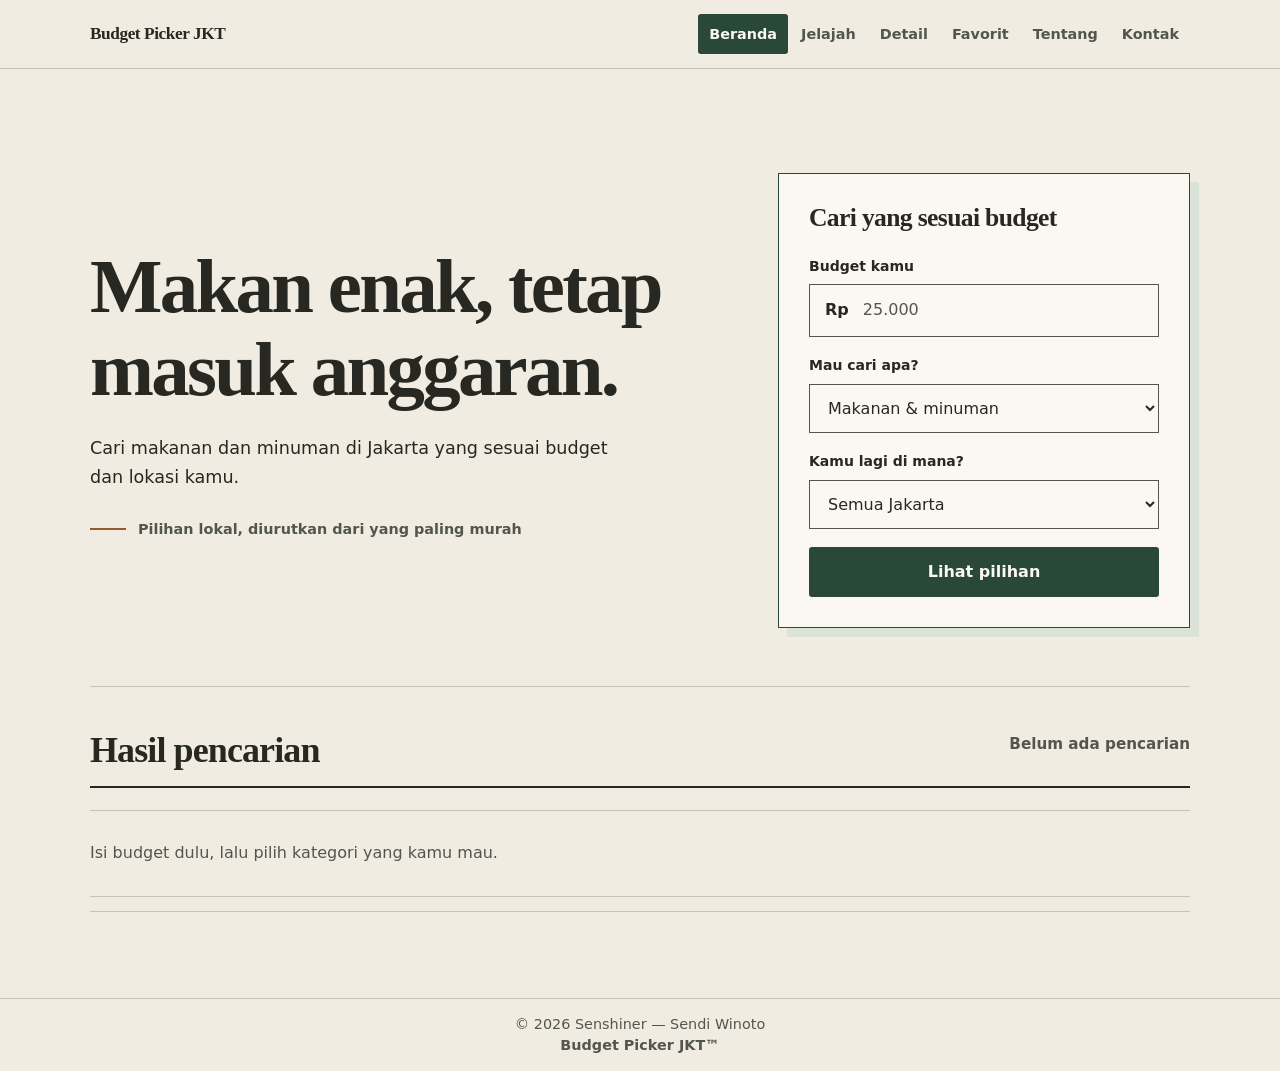
<file: index.html>
<!DOCTYPE html>
<html lang="id">
<head>
  <meta charset="UTF-8">
  <meta name="viewport" content="width=device-width, initial-scale=1.0">
  <meta name="description" content="Cari makanan dan minuman kaki lima Jakarta yang sesuai dengan budget kamu.">
  <title>Rekomendasi Kuliner Jakarta</title>
  <link rel="stylesheet" href="style.css">
</head>
<body>
  <header class="site-header">
    <div class="header-inner">
      <a class="site-brand" href="index.html">Budget Picker JKT</a>
      <button class="menu-toggle" type="button" aria-expanded="false" aria-controls="main-nav">
        <span>Menu</span><span class="menu-lines" aria-hidden="true"></span>
      </button>
      <nav class="main-nav" id="main-nav" aria-label="Navigasi utama">
        <ul class="nav-list">
          <li><a class="nav-link" href="index.html" aria-current="page">Beranda</a></li>
          <li><a class="nav-link" href="jelajah.html">Jelajah</a></li>
          <li><a class="nav-link" href="detail.html">Detail</a></li>
          <li><a class="nav-link" href="favorit.html">Favorit</a></li>
          <li><a class="nav-link" href="tentang.html">Tentang</a></li>
          <li><a class="nav-link" href="kontak.html">Kontak</a></li>
        </ul>
      </nav>
    </div>
  </header>

  <main>
    <section class="page active" id="beranda" aria-labelledby="beranda-title">
      <div class="hero">
        <div class="hero-copy">
          <h1 class="hero-title" id="beranda-title">Makan enak, tetap masuk anggaran.</h1>
          <p class="lede">Cari makanan dan minuman di Jakarta yang sesuai budget dan lokasi kamu.</p>
          <p class="hero-note">Pilihan lokal, diurutkan dari yang paling murah</p>
        </div>
        <form class="budget-panel" id="form-budget">
          <h2>Cari yang sesuai budget</h2>
          <div class="field">
            <label for="input-budget">Budget kamu</label>
            <div class="money-input">
              <span>Rp</span>
              <input type="number" id="input-budget" name="budget" placeholder="25.000" min="1000" step="1000" required>
            </div>
          </div>
          <div class="field">
            <label for="kategori-budget">Mau cari apa?</label>
            <select class="panel-select" id="kategori-budget" name="kategori">
              <option value="semua">Makanan & minuman</option>
              <option value="makanan">Makanan saja</option>
              <option value="minuman">Minuman saja</option>
            </select>
          </div>
          <div class="field">
            <label for="lokasi-budget">Kamu lagi di mana?</label>
            <select class="panel-select" id="lokasi-budget" name="lokasi"></select>
          </div>
          <button class="primary-button" type="submit">Lihat pilihan</button>
        </form>
      </div>
      <div class="results-block" id="hasil-beranda">
        <div class="section-bar">
          <h2>Hasil pencarian</h2>
          <p class="result-info" id="hasil-info">Belum ada pencarian</p>
        </div>
        <p class="empty-state" id="hasil-empty">Isi budget dulu, lalu pilih kategori yang kamu mau.</p>
        <ul class="food-list" id="daftar-hasil"></ul>
      </div>
    </section>
  </main>

  <footer>
    <div class="footer-inner">
      <p>© 2026 Senshiner — Sendi Winoto<br><span class="footer-brand">Budget Picker JKT™</span></p>
    </div>
  </footer>
  <script src="script.js"></script>
</body>
</html>
</file>
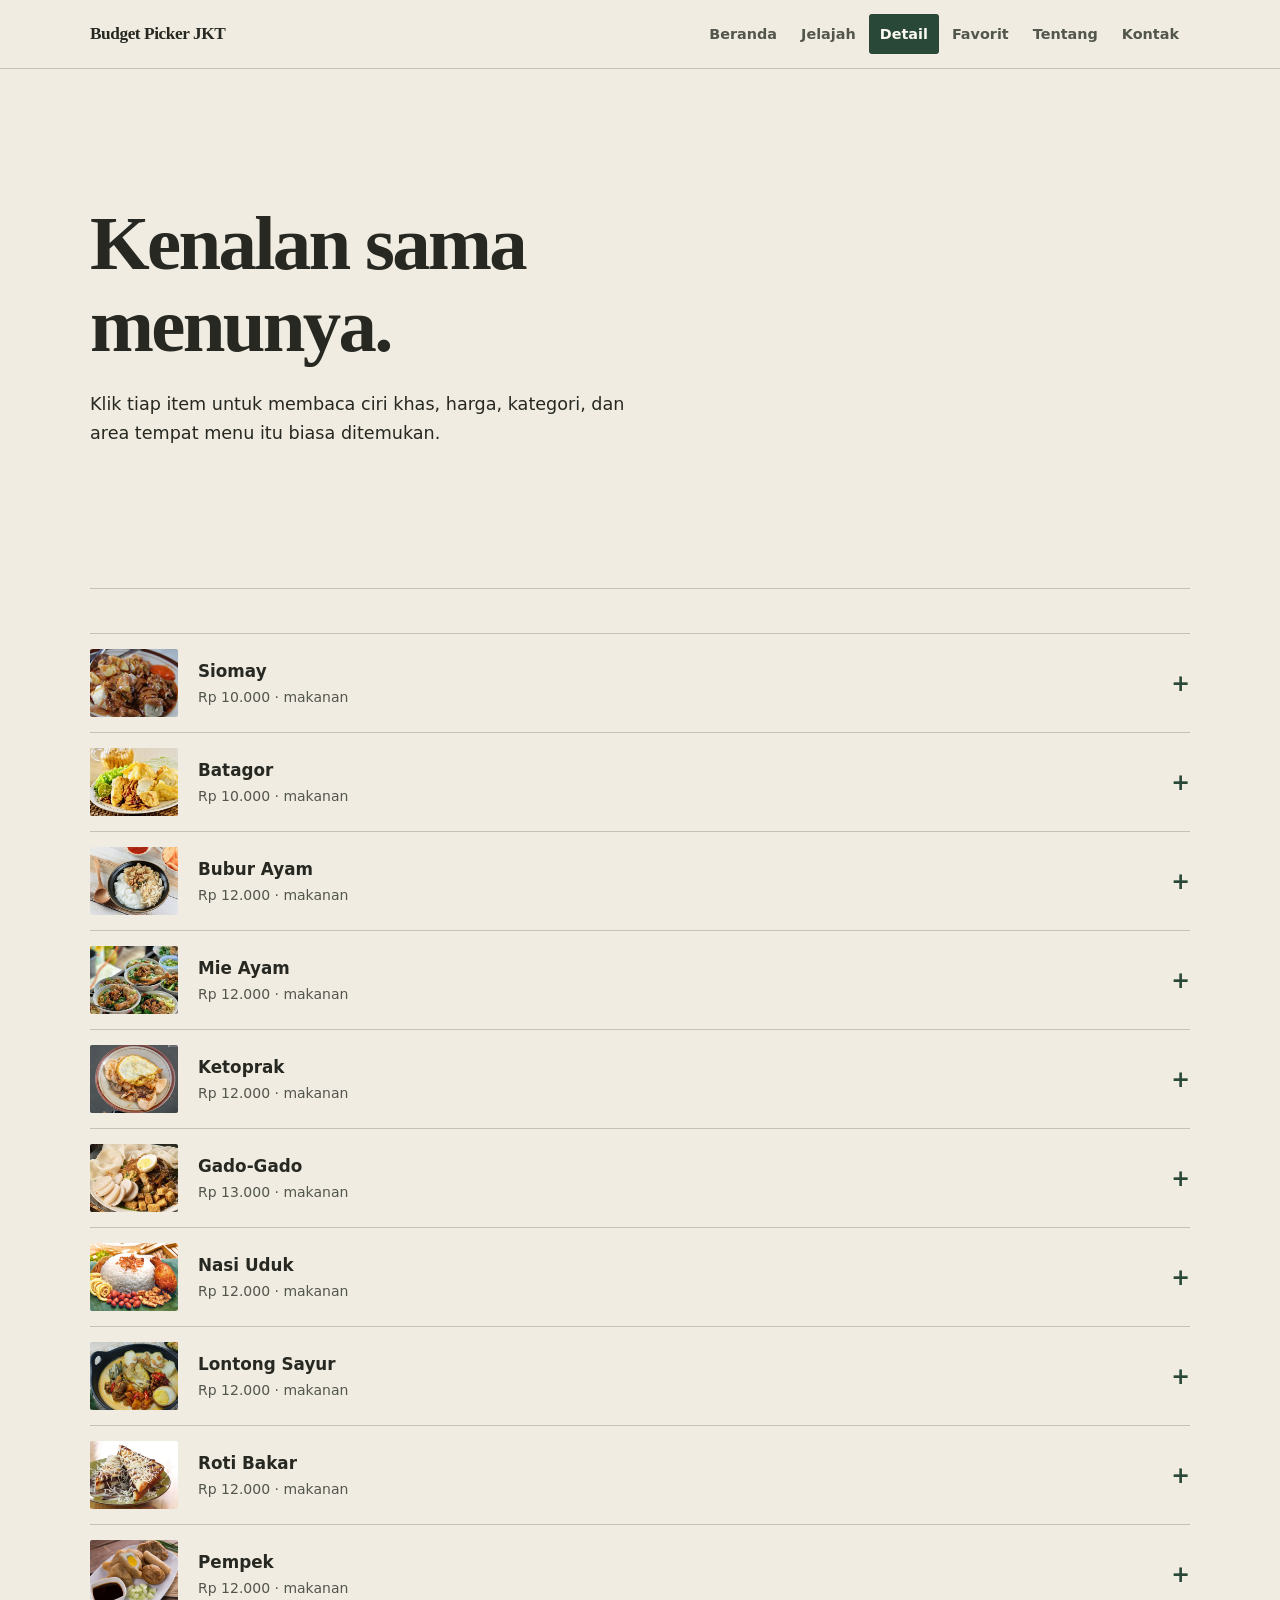
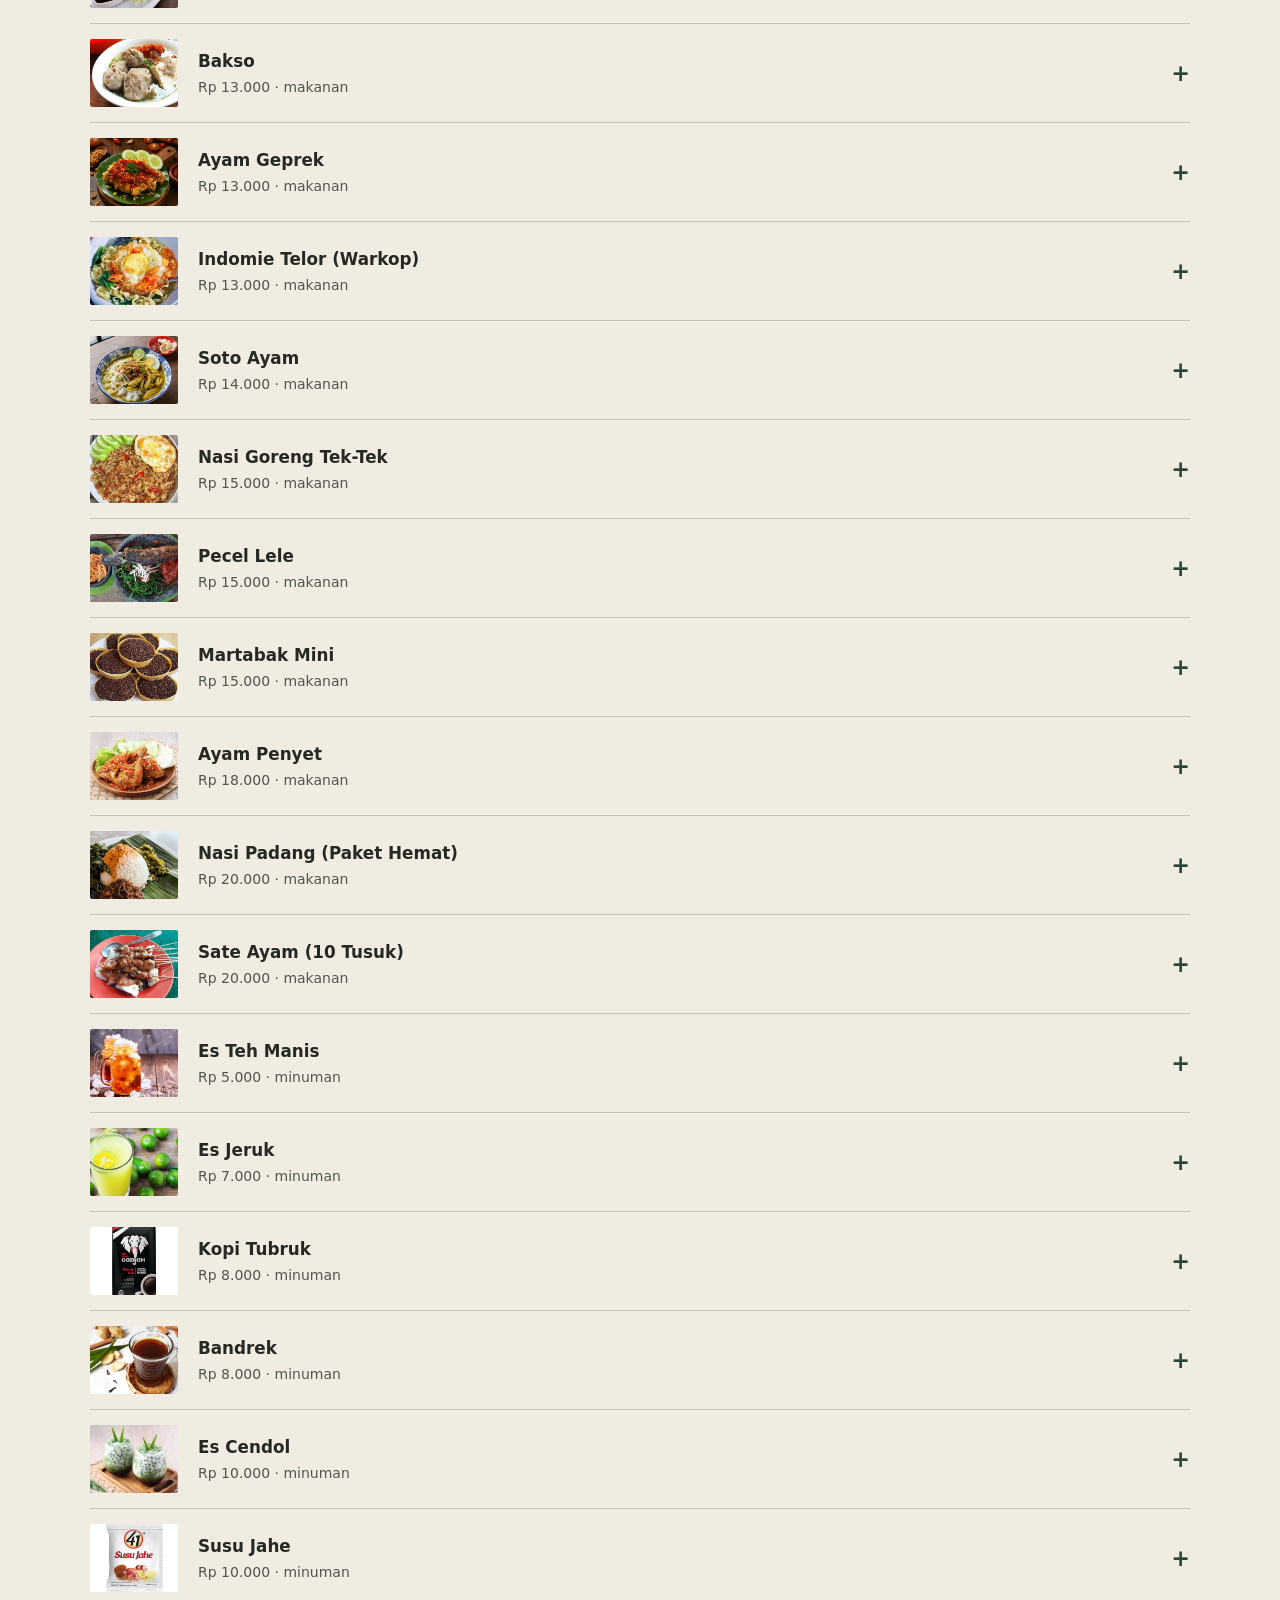
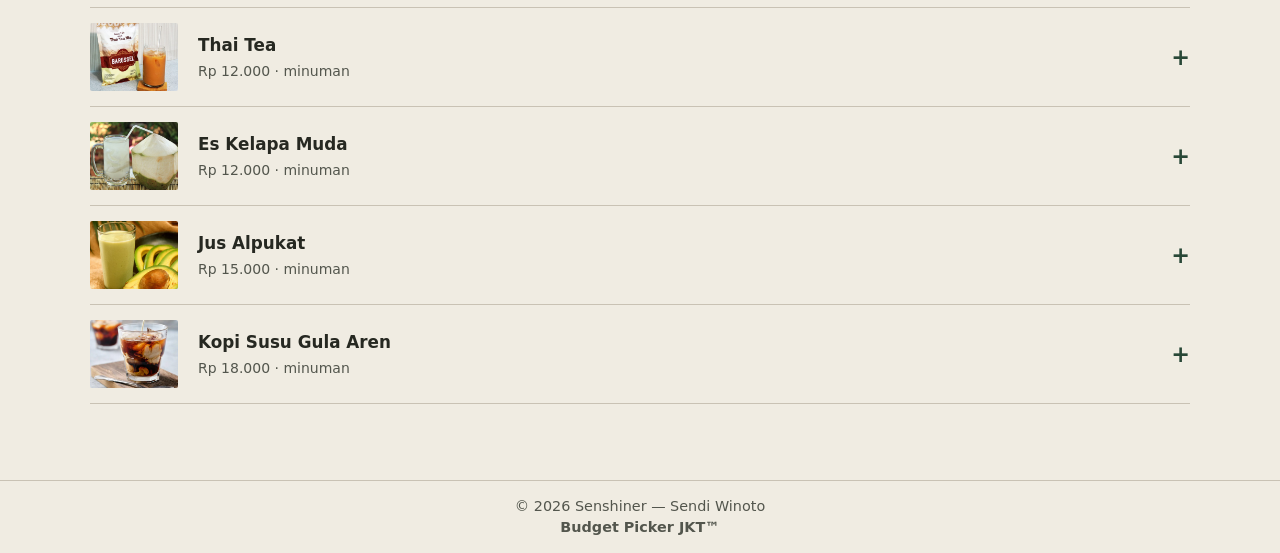
<file: detail.html>
<!DOCTYPE html>
<html lang="id">
<head>
  <meta charset="UTF-8">
  <meta name="viewport" content="width=device-width, initial-scale=1.0">
  <meta name="description" content="Cari makanan dan minuman kaki lima Jakarta yang sesuai dengan budget kamu.">
  <title>Detail — Budget Picker JKT</title>
  <link rel="stylesheet" href="style.css">
</head>
<body>
  <header class="site-header">
    <div class="header-inner">
      <a class="site-brand" href="index.html">Budget Picker JKT</a>
      <button class="menu-toggle" type="button" aria-expanded="false" aria-controls="main-nav">
        <span>Menu</span><span class="menu-lines" aria-hidden="true"></span>
      </button>
      <nav class="main-nav" id="main-nav" aria-label="Navigasi utama">
        <ul class="nav-list">
          <li><a class="nav-link" href="index.html">Beranda</a></li>
          <li><a class="nav-link" href="jelajah.html">Jelajah</a></li>
          <li><a class="nav-link" href="detail.html" aria-current="page">Detail</a></li>
          <li><a class="nav-link" href="favorit.html">Favorit</a></li>
          <li><a class="nav-link" href="tentang.html">Tentang</a></li>
          <li><a class="nav-link" href="kontak.html">Kontak</a></li>
        </ul>
      </nav>
    </div>
  </header>

  <main>
    <section class="page active" id="detail" aria-labelledby="detail-title">
      <div class="page-head">
        <div class="hero-copy">
          <h2 class="page-title" id="detail-title">Kenalan sama menunya.</h2>
          <p class="lede">Klik tiap item untuk membaca ciri khas, harga, kategori, dan area tempat menu itu biasa ditemukan.</p>
        </div>
      </div>
      <div class="detail-list" id="detail-list"></div>
    </section>
  </main>

  <footer>
    <div class="footer-inner">
      <p>© 2026 Senshiner — Sendi Winoto<br><span class="footer-brand">Budget Picker JKT™</span></p>
    </div>
  </footer>
  <script src="script.js"></script>
</body>
</html>
</file>
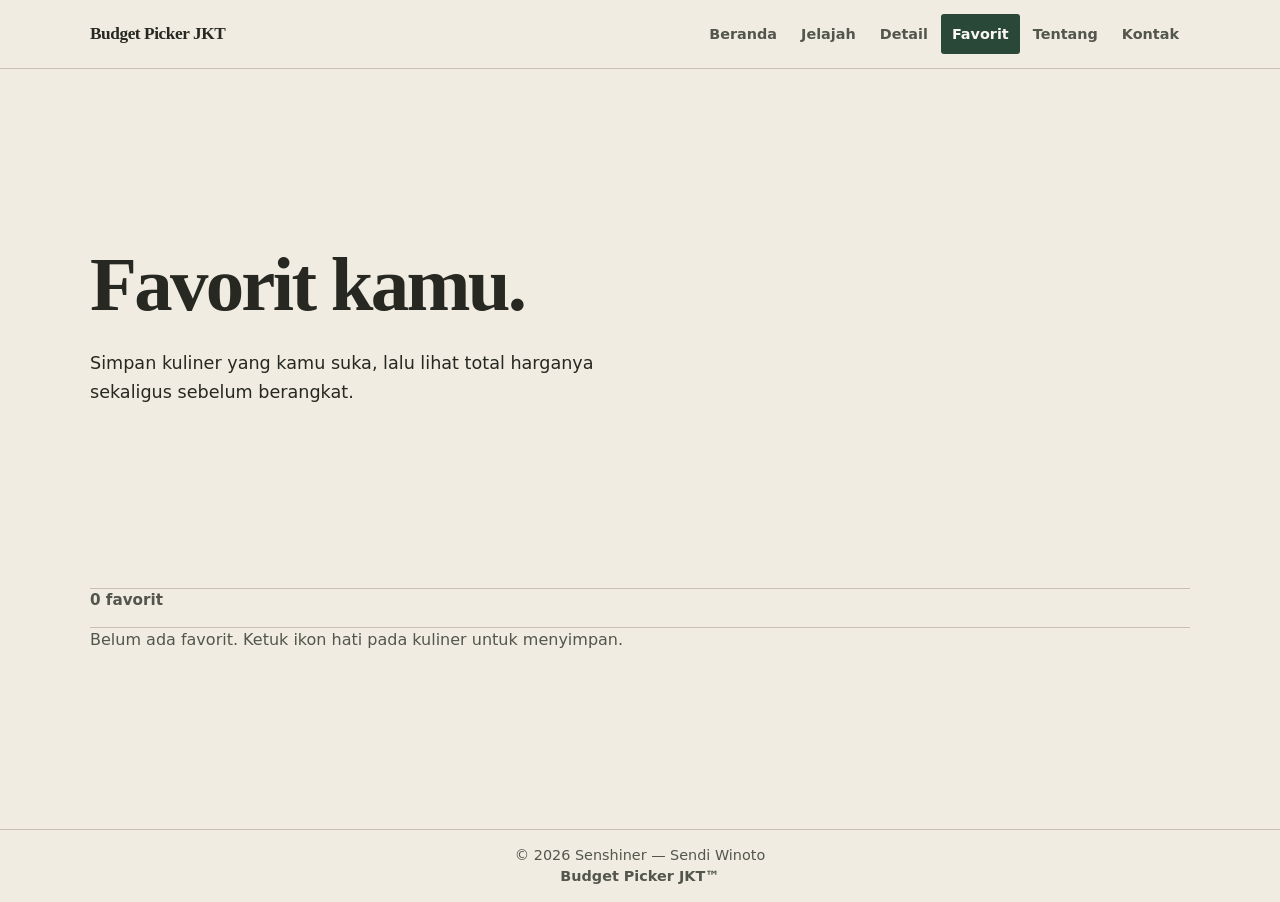
<file: favorit.html>
<!DOCTYPE html>
<html lang="id">
<head>
  <meta charset="UTF-8">
  <meta name="viewport" content="width=device-width, initial-scale=1.0">
  <meta name="description" content="Cari makanan dan minuman kaki lima Jakarta yang sesuai dengan budget kamu.">
  <title>Favorit — Budget Picker JKT</title>
  <link rel="stylesheet" href="style.css">
</head>
<body>
  <header class="site-header">
    <div class="header-inner">
      <a class="site-brand" href="index.html">Budget Picker JKT</a>
      <button class="menu-toggle" type="button" aria-expanded="false" aria-controls="main-nav">
        <span>Menu</span><span class="menu-lines" aria-hidden="true"></span>
      </button>
      <nav class="main-nav" id="main-nav" aria-label="Navigasi utama">
        <ul class="nav-list">
          <li><a class="nav-link" href="index.html">Beranda</a></li>
          <li><a class="nav-link" href="jelajah.html">Jelajah</a></li>
          <li><a class="nav-link" href="detail.html">Detail</a></li>
          <li><a class="nav-link" href="favorit.html" aria-current="page">Favorit</a></li>
          <li><a class="nav-link" href="tentang.html">Tentang</a></li>
          <li><a class="nav-link" href="kontak.html">Kontak</a></li>
        </ul>
      </nav>
    </div>
  </header>

  <main>
    <section class="page active" id="favorit" aria-labelledby="favorit-title">
      <div class="page-head">
        <div class="hero-copy">
          <h2 class="page-title" id="favorit-title">Favorit kamu.</h2>
          <p class="lede">Simpan kuliner yang kamu suka, lalu lihat total harganya sekaligus sebelum berangkat.</p>
        </div>
      </div>
      <p class="result-info" id="favorit-info"></p>
      <ul class="food-list" id="favorit-list"></ul>
      <p class="favorit-total" id="favorit-total" hidden></p>
      <p class="muted" id="favorit-empty">Belum ada favorit. Ketuk ikon hati pada kuliner untuk menyimpan.</p>
    </section>
  </main>

  <footer>
    <div class="footer-inner">
      <p>© 2026 Senshiner — Sendi Winoto<br><span class="footer-brand">Budget Picker JKT™</span></p>
    </div>
  </footer>
  <script src="script.js"></script>
</body>
</html>
</file>
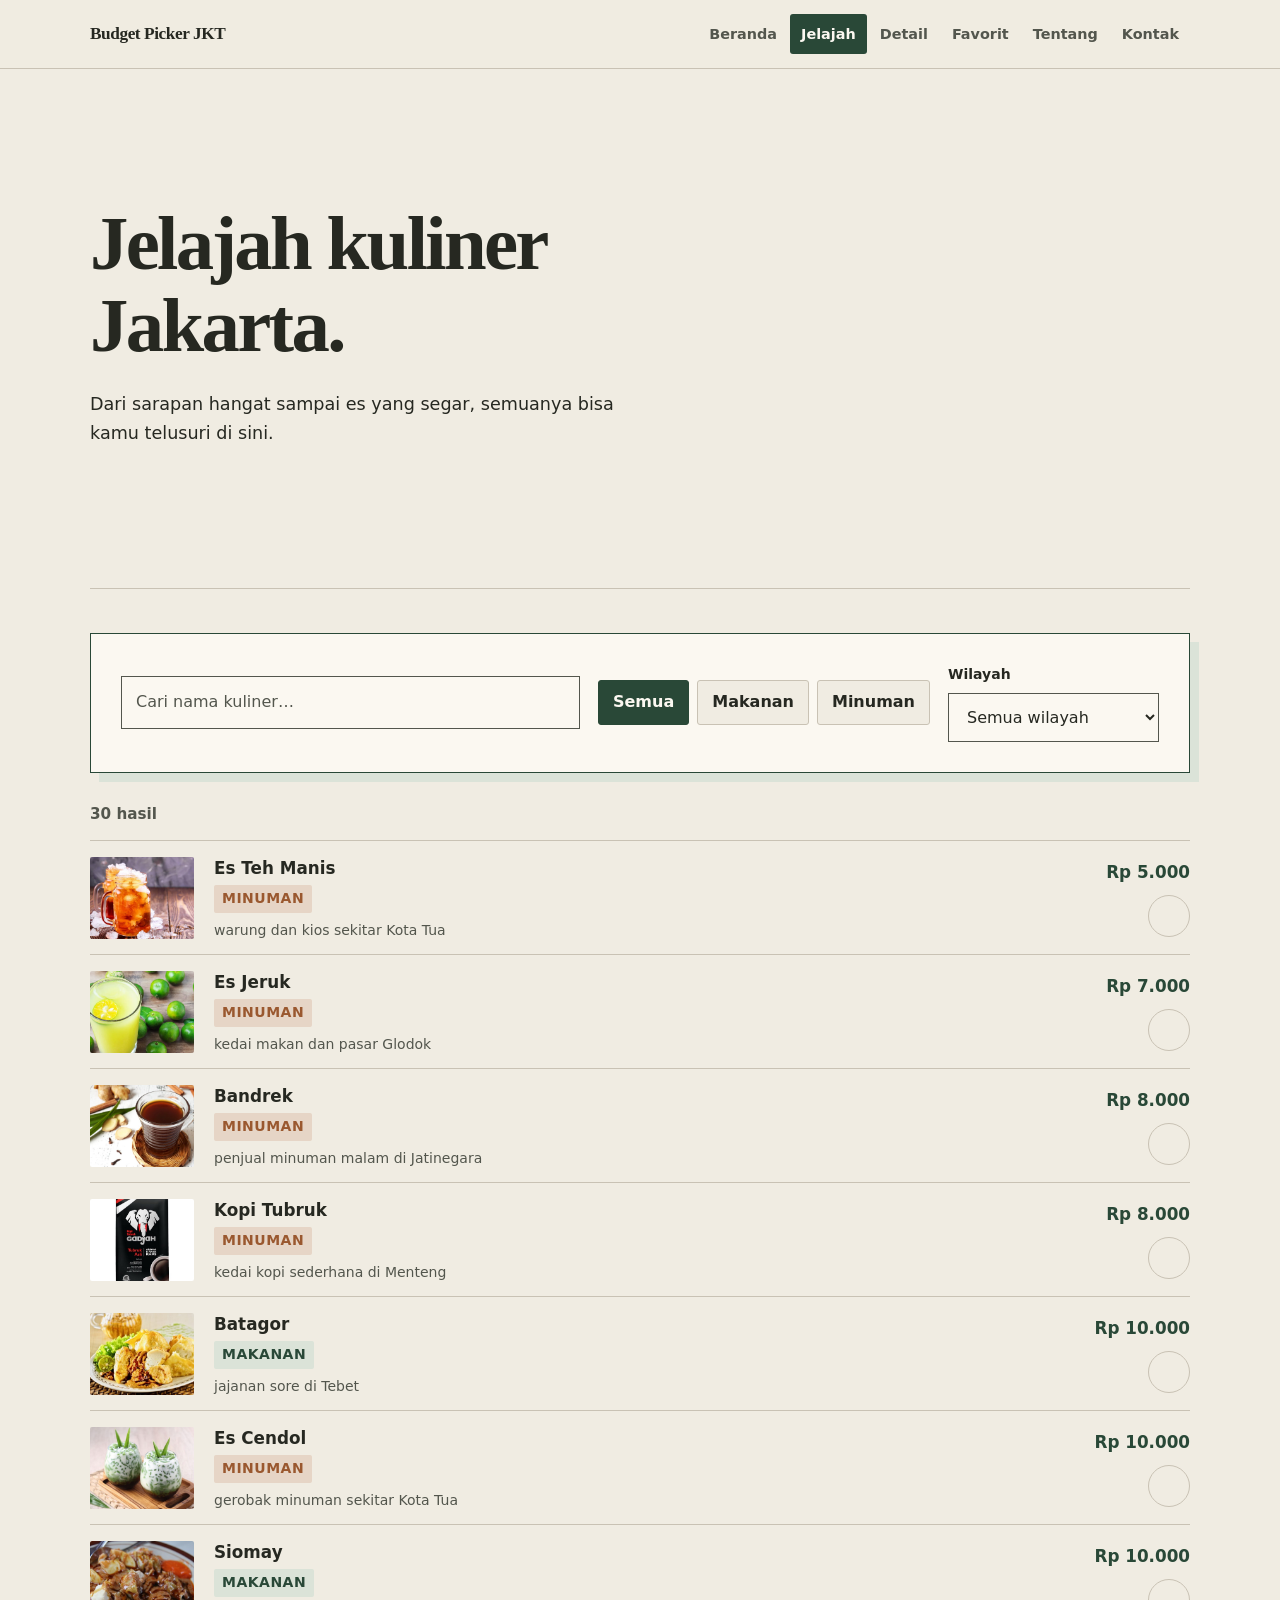
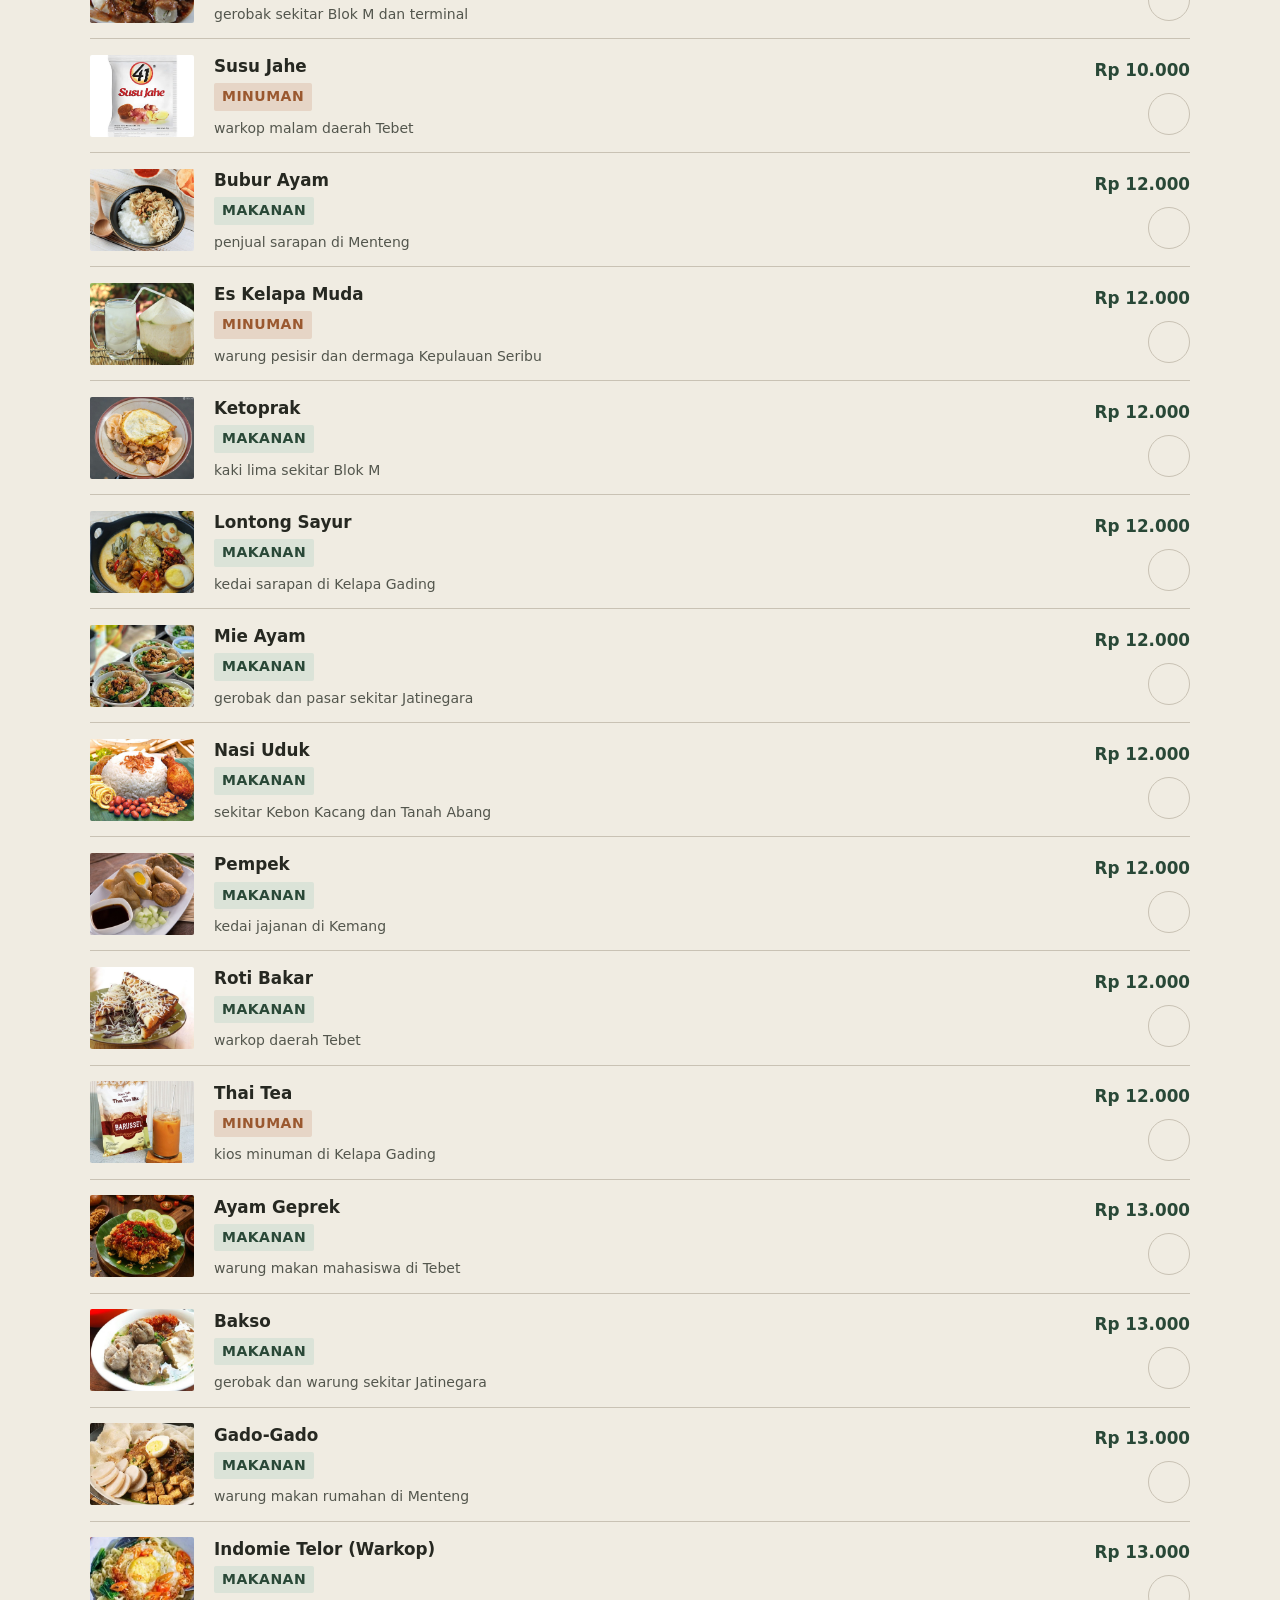
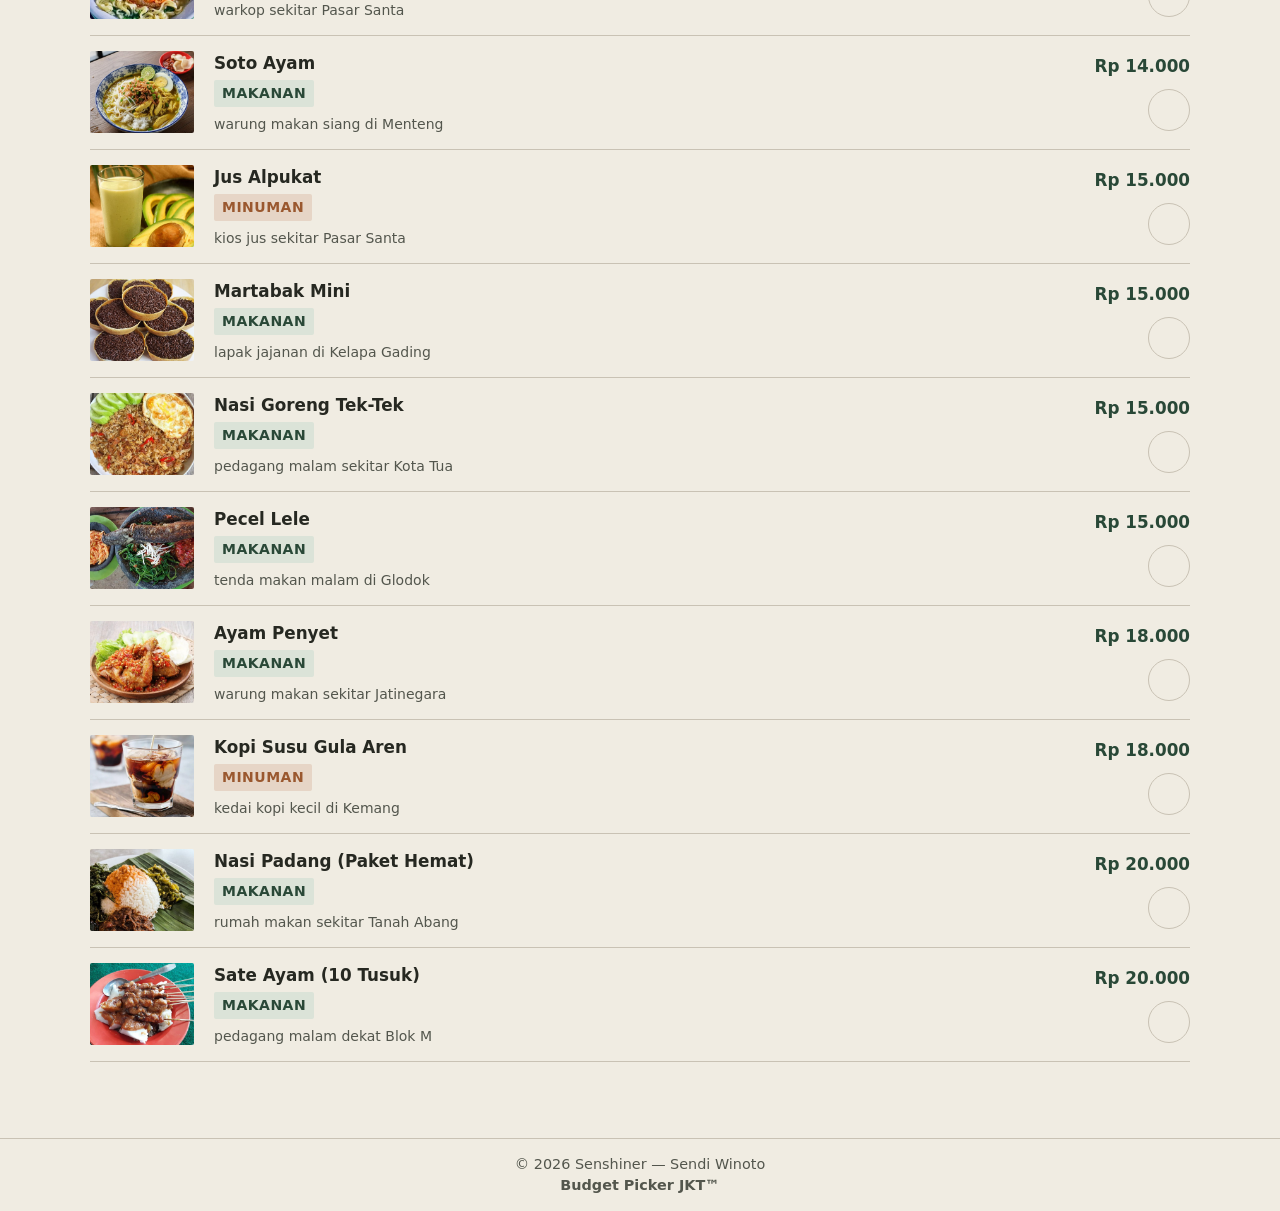
<file: jelajah.html>
<!DOCTYPE html>
<html lang="id">
<head>
  <meta charset="UTF-8">
  <meta name="viewport" content="width=device-width, initial-scale=1.0">
  <meta name="description" content="Cari makanan dan minuman kaki lima Jakarta yang sesuai dengan budget kamu.">
  <title>Jelajah — Budget Picker JKT</title>
  <link rel="stylesheet" href="style.css">
</head>
<body>
  <header class="site-header">
    <div class="header-inner">
      <a class="site-brand" href="index.html">Budget Picker JKT</a>
      <button class="menu-toggle" type="button" aria-expanded="false" aria-controls="main-nav">
        <span>Menu</span><span class="menu-lines" aria-hidden="true"></span>
      </button>
      <nav class="main-nav" id="main-nav" aria-label="Navigasi utama">
        <ul class="nav-list">
          <li><a class="nav-link" href="index.html">Beranda</a></li>
          <li><a class="nav-link" href="jelajah.html" aria-current="page">Jelajah</a></li>
          <li><a class="nav-link" href="detail.html">Detail</a></li>
          <li><a class="nav-link" href="favorit.html">Favorit</a></li>
          <li><a class="nav-link" href="tentang.html">Tentang</a></li>
          <li><a class="nav-link" href="kontak.html">Kontak</a></li>
        </ul>
      </nav>
    </div>
  </header>

  <main>
    <section class="page active" id="jelajah" aria-labelledby="jelajah-title">
      <div class="page-head">
        <div class="hero-copy">
          <h2 class="page-title" id="jelajah-title">Jelajah kuliner Jakarta.</h2>
          <p class="lede">Dari sarapan hangat sampai es yang segar, semuanya bisa kamu telusuri di sini.</p>
        </div>
      </div>
      <div class="browse-tools">
        <input type="search" id="jelajah-search" placeholder="Cari nama kuliner…" aria-label="Cari nama kuliner">
        <div class="filter-group" aria-label="Filter kategori">
          <button class="filter-button active" type="button" data-filter="semua">Semua</button>
          <button class="filter-button" type="button" data-filter="makanan">Makanan</button>
          <button class="filter-button" type="button" data-filter="minuman">Minuman</button>
        </div>
        <div class="field">
          <label for="jelajah-wilayah">Wilayah</label>
          <select id="jelajah-wilayah"></select>
        </div>
      </div>
      <p class="result-info" id="jelajah-info"></p>
      <ul class="food-list" id="jelajah-list"></ul>
    </section>
  </main>

  <footer>
    <div class="footer-inner">
      <p>© 2026 Senshiner — Sendi Winoto<br><span class="footer-brand">Budget Picker JKT™</span></p>
    </div>
  </footer>
  <script src="script.js"></script>
</body>
</html>
</file>
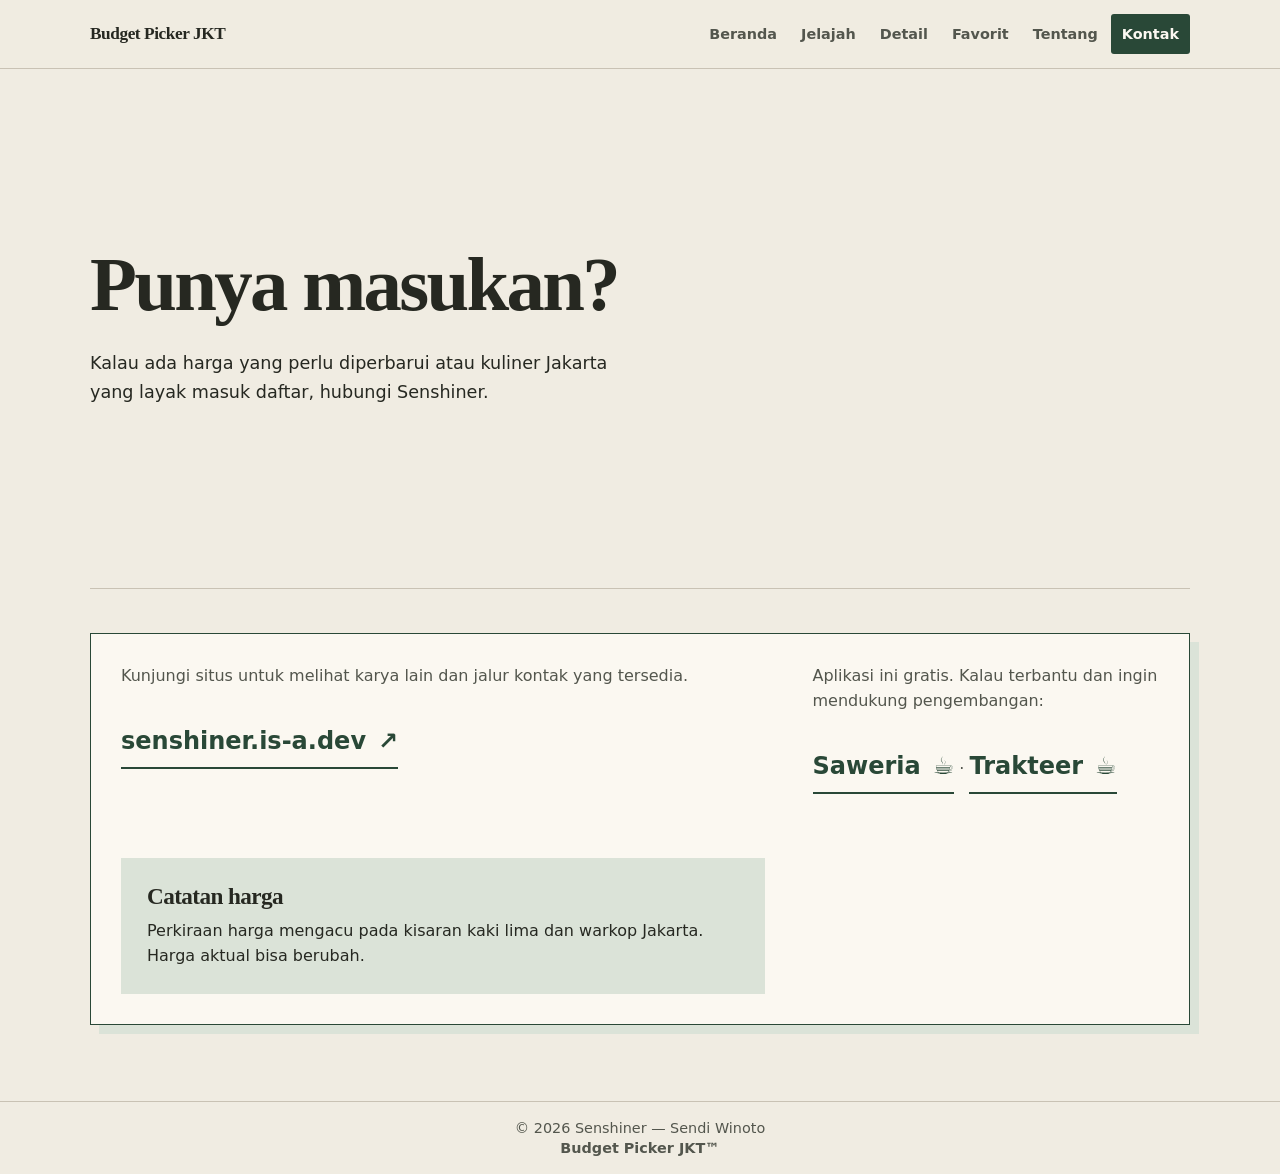
<file: kontak.html>
<!DOCTYPE html>
<html lang="id">
<head>
  <meta charset="UTF-8">
  <meta name="viewport" content="width=device-width, initial-scale=1.0">
  <meta name="description" content="Cari makanan dan minuman kaki lima Jakarta yang sesuai dengan budget kamu.">
  <title>Kontak — Budget Picker JKT</title>
  <link rel="stylesheet" href="style.css">
</head>
<body>
  <header class="site-header">
    <div class="header-inner">
      <a class="site-brand" href="index.html">Budget Picker JKT</a>
      <button class="menu-toggle" type="button" aria-expanded="false" aria-controls="main-nav">
        <span>Menu</span><span class="menu-lines" aria-hidden="true"></span>
      </button>
      <nav class="main-nav" id="main-nav" aria-label="Navigasi utama">
        <ul class="nav-list">
          <li><a class="nav-link" href="index.html">Beranda</a></li>
          <li><a class="nav-link" href="jelajah.html">Jelajah</a></li>
          <li><a class="nav-link" href="detail.html">Detail</a></li>
          <li><a class="nav-link" href="favorit.html">Favorit</a></li>
          <li><a class="nav-link" href="tentang.html">Tentang</a></li>
          <li><a class="nav-link" href="kontak.html" aria-current="page">Kontak</a></li>
        </ul>
      </nav>
    </div>
  </header>

  <main>
    <section class="page active" id="kontak" aria-labelledby="kontak-title">
      <div class="page-head">
        <div class="hero-copy">
          <h2 class="page-title" id="kontak-title">Punya masukan?</h2>
          <p class="lede">Kalau ada harga yang perlu diperbarui atau kuliner Jakarta yang layak masuk daftar, hubungi Senshiner.</p>
        </div>
      </div>
      <div class="contact-grid">
        <div>
          <p class="muted">Kunjungi situs untuk melihat karya lain dan jalur kontak yang tersedia.</p>
          <a class="contact-link" href="https://senshiner.is-a.dev" target="_blank" rel="noopener noreferrer">senshiner.is-a.dev</a>
        </div>
        <div>
          <p class="muted">Aplikasi ini gratis. Kalau terbantu dan ingin mendukung pengembangan:</p>
          <p>
            <a class="contact-link support-link" href="https://saweria.co/senshine" target="_blank" rel="noopener noreferrer">Saweria</a>
            <span class="muted"> &middot; </span>
            <a class="contact-link support-link" href="https://trakteer.id/senhshine" target="_blank" rel="noopener noreferrer">Trakteer</a>
          </p>
        </div>
        <aside class="side-note">
          <h2>Catatan harga</h2>
          <p>Perkiraan harga mengacu pada kisaran kaki lima dan warkop Jakarta. Harga aktual bisa berubah.</p>
        </aside>
      </div>
    </section>
  </main>

  <footer>
    <div class="footer-inner">
      <p>© 2026 Senshiner — Sendi Winoto<br><span class="footer-brand">Budget Picker JKT™</span></p>
    </div>
  </footer>
  <script src="script.js"></script>
</body>
</html>
</file>
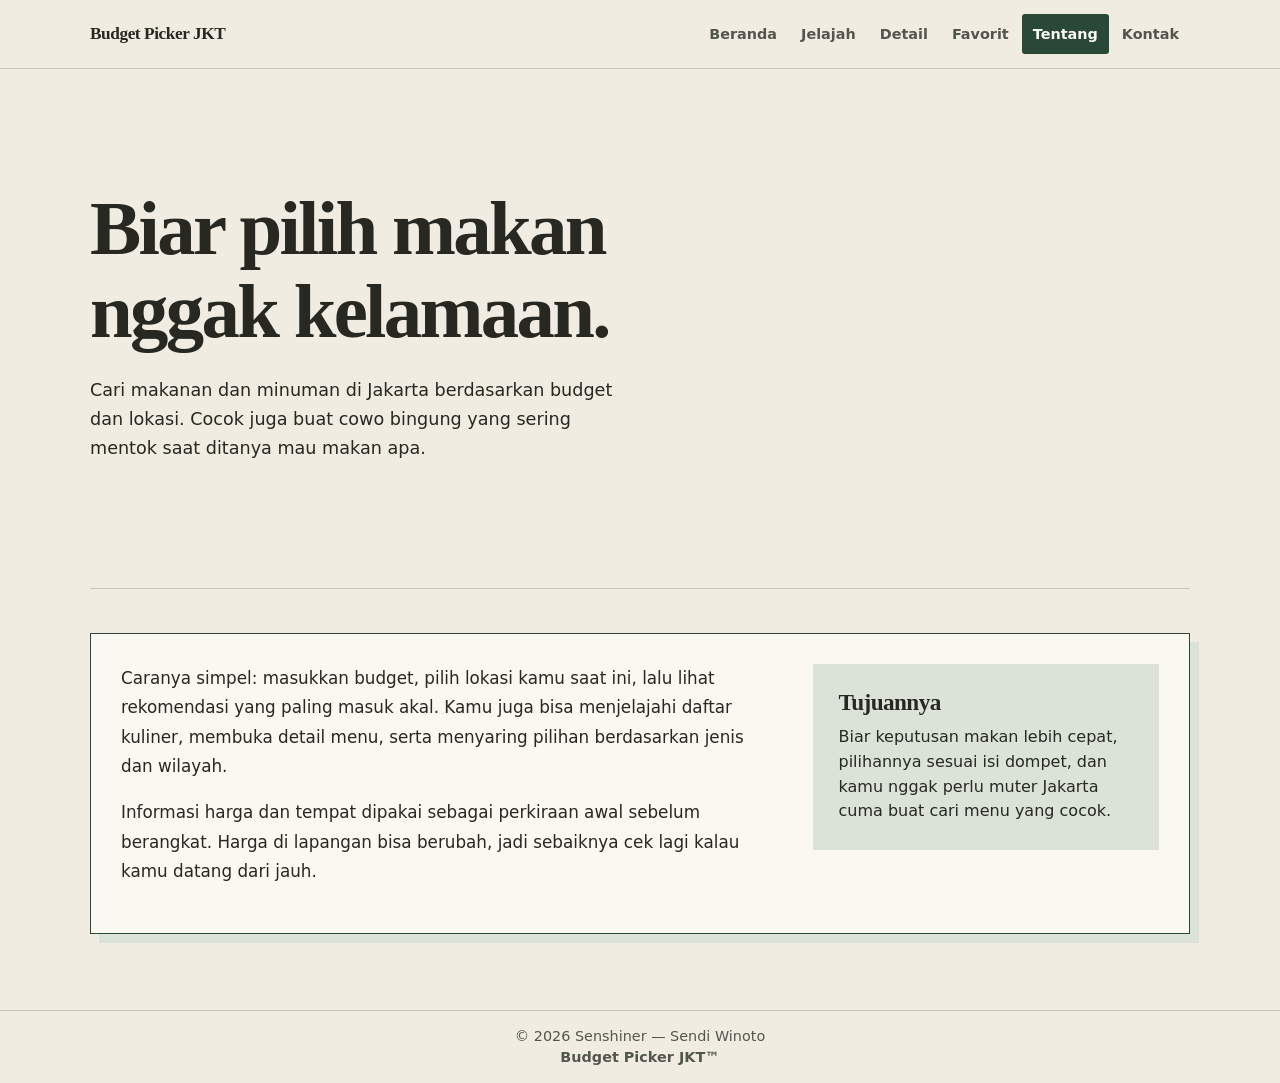
<file: tentang.html>
<!DOCTYPE html>
<html lang="id">
<head>
  <meta charset="UTF-8">
  <meta name="viewport" content="width=device-width, initial-scale=1.0">
  <meta name="description" content="Cari makanan dan minuman kaki lima Jakarta yang sesuai dengan budget kamu.">
  <title>Tentang — Budget Picker JKT</title>
  <link rel="stylesheet" href="style.css">
</head>
<body>
  <header class="site-header">
    <div class="header-inner">
      <a class="site-brand" href="index.html">Budget Picker JKT</a>
      <button class="menu-toggle" type="button" aria-expanded="false" aria-controls="main-nav">
        <span>Menu</span><span class="menu-lines" aria-hidden="true"></span>
      </button>
      <nav class="main-nav" id="main-nav" aria-label="Navigasi utama">
        <ul class="nav-list">
          <li><a class="nav-link" href="index.html">Beranda</a></li>
          <li><a class="nav-link" href="jelajah.html">Jelajah</a></li>
          <li><a class="nav-link" href="detail.html">Detail</a></li>
          <li><a class="nav-link" href="favorit.html">Favorit</a></li>
          <li><a class="nav-link" href="tentang.html" aria-current="page">Tentang</a></li>
          <li><a class="nav-link" href="kontak.html">Kontak</a></li>
        </ul>
      </nav>
    </div>
  </header>

  <main>
    <section class="page active" id="tentang" aria-labelledby="tentang-title">
      <div class="page-head">
        <div class="hero-copy">
          <h2 class="page-title" id="tentang-title">Biar pilih makan nggak kelamaan.</h2>
          <p class="lede">Cari makanan dan minuman di Jakarta berdasarkan budget dan lokasi. Cocok juga buat cowo bingung yang sering mentok saat ditanya mau makan apa.</p>
        </div>
      </div>
      <div class="story-grid">
        <div class="story-copy">
          <p>Caranya simpel: masukkan budget, pilih lokasi kamu saat ini, lalu lihat rekomendasi yang paling masuk akal. Kamu juga bisa menjelajahi daftar kuliner, membuka detail menu, serta menyaring pilihan berdasarkan jenis dan wilayah.</p>
          <p>Informasi harga dan tempat dipakai sebagai perkiraan awal sebelum berangkat. Harga di lapangan bisa berubah, jadi sebaiknya cek lagi kalau kamu datang dari jauh.</p>
        </div>
        <aside class="side-note"><h2>Tujuannya</h2><p>Biar keputusan makan lebih cepat, pilihannya sesuai isi dompet, dan kamu nggak perlu muter Jakarta cuma buat cari menu yang cocok.</p></aside>
      </div>
    </section>
  </main>

  <footer>
    <div class="footer-inner">
      <p>© 2026 Senshiner — Sendi Winoto<br><span class="footer-brand">Budget Picker JKT™</span></p>
    </div>
  </footer>
  <script src="script.js"></script>
</body>
</html>
</file>
<file: style.css>
:root {
      color-scheme: light dark;
      --paper: #f0ece2;
      --surface: #fbf8f1;
      --ink: #262821;
      --muted: #53564d;
      --green: #294837;
      --green-soft: #dbe3d8;
      --line: #c9c2b4;
      --drink: #9a582f;
      --drink-soft: color-mix(in srgb, var(--drink) 22%, var(--surface));
    }

    * { box-sizing: border-box; }
    html { scroll-behavior: smooth; }
    body {
      margin: 0;
      background: var(--paper);
      color: var(--ink);
      font-family: ui-sans-serif, system-ui, -apple-system, "Segoe UI", sans-serif;
      font-size: 16px;
      line-height: 1.55;
    }
    button, input, select { font: inherit; }
    button, a { -webkit-tap-highlight-color: transparent; }
    a { color: inherit; }
    h1, h2, h3, p { margin-top: 0; }
    h1, h2, h3 { line-height: 1.08; letter-spacing: -0.025em; }

    :focus-visible {
      outline: 3px solid var(--drink);
      outline-offset: 3px;
    }
    input:focus-visible,
    select:focus-visible,
    button:focus-visible,
    a:focus-visible {
      outline: 3px solid var(--drink);
      outline-offset: 3px;
    }
    input:focus-visible,
    select:focus-visible {
      border-color: var(--drink);
      box-shadow: 0 0 0 3px var(--drink-soft);
    }

    .site-header {
      position: sticky;
      top: 0;
      z-index: 20;
      border-bottom: 1px solid var(--line);
      background: color-mix(in srgb, var(--paper) 97%, transparent);
      backdrop-filter: blur(10px);
    }
    .header-inner,
    main,
    .footer-inner { width: min(1100px, calc(100% - 40px)); }
    .header-inner {
      min-height: 68px;
      margin: 0 auto;
      display: flex;
      align-items: center;
      justify-content: space-between;
      gap: 28px;
    }
    .site-brand {
      flex: 0 0 auto;
      color: var(--ink);
      font-family: Georgia, "Times New Roman", serif;
      font-size: 1.08rem;
      font-weight: 700;
      letter-spacing: -0.025em;
      text-decoration: none;
    }
    .nav-list {
      list-style: none;
      margin: 0;
      padding: 0;
      display: flex;
      align-items: center;
      gap: 2px;
      flex-wrap: nowrap;
    }
    .nav-link {
      display: block;
      padding: 9px 11px;
      border-radius: 3px;
      color: var(--muted);
      font-size: 0.9rem;
      font-weight: 650;
      text-decoration: none;
      transition: background-color 160ms ease, color 160ms ease;
    }
    .nav-link:hover { background: var(--surface); color: var(--ink); }
    .nav-link[aria-current="page"] { background: var(--green); color: var(--surface); }
    .menu-toggle {
      display: none;
      width: 100%;
      min-height: 48px;
      border: 0;
      background: transparent;
      color: var(--ink);
      font-weight: 700;
      cursor: pointer;
      align-items: center;
      justify-content: space-between;
    }
    .menu-lines,
    .menu-lines::before,
    .menu-lines::after {
      width: 21px;
      height: 2px;
      display: block;
      position: relative;
      background: currentColor;
      content: "";
    }
    .menu-lines::before { position: absolute; top: -6px; }
    .menu-lines::after { position: absolute; top: 6px; }

    main {
      min-height: calc(100vh - 140px);
      margin: 0 auto;
    }
    .page { display: none; padding: 52px 0 76px; }
    .page.active { display: block; }
    .page:not(#beranda) { padding-top: 0; }
    .hero,
    .page-head {
      min-height: 520px;
      display: grid;
      grid-template-columns: minmax(0, 1.08fr) minmax(330px, 0.72fr);
      align-items: center;
      gap: 70px;
      padding: 52px 0 58px;
      border-bottom: 1px solid var(--line);
    }
    .page-head + * { margin-top: 44px; }
    h1,
    .page-title {
      font-family: Georgia, "Times New Roman", serif;
      font-weight: 700;
      letter-spacing: -0.035em;
    }
    .lede {
      max-width: 620px;
      margin-bottom: 0;
      color: var(--muted);
      font-size: clamp(1rem, 2vw, 1.18rem);
    }
    .hero-copy { max-width: 650px; padding-right: 10px; }
    .hero-title,
    .page-title {
      margin: 0 0 22px;
      max-width: 650px;
      font-size: clamp(3rem, 6vw, 5rem);
      line-height: 1.08;
      overflow-wrap: normal;
      word-break: normal;
    }
    .hero-copy .lede {
      max-width: 540px;
      color: var(--ink);
      font-size: 1.1rem;
      line-height: 1.65;
    }
    .hero-note {
      display: flex;
      align-items: center;
      gap: 12px;
      margin-top: 26px;
      color: var(--muted);
      font-size: 0.9rem;
      font-weight: 600;
    }
    .hero-note::before {
      width: 36px;
      height: 2px;
      flex: 0 0 auto;
      background: var(--drink);
      content: "";
    }

    .budget-panel {
      position: relative;
      padding: 30px;
      border: 1px solid var(--green);
      background: var(--surface);
      color: var(--ink);
      box-shadow: 9px 9px 0 var(--green-soft);
    }
    .budget-panel h2 {
      margin-bottom: 24px;
      color: var(--ink);
      font-family: Georgia, "Times New Roman", serif;
      font-size: 1.6rem;
    }
    .field { margin-bottom: 18px; }
    .field label {
      display: block;
      margin-bottom: 7px;
      color: inherit;
      font-size: 0.875rem;
      font-weight: 800;
    }
    .money-input {
      display: grid;
      grid-template-columns: auto 1fr;
      align-items: center;
      border: 1px solid var(--muted);
      background: var(--surface);
      color: var(--ink);
    }
    .money-input:focus-within { border-color: var(--drink); }
    .money-input span { padding-left: 15px; font-weight: 800; }
    input[type="number"],
    input[type="search"],
    select {
      width: 100%;
      min-width: 0;
      min-height: 48px;
      padding: 13px 14px;
      border: 1px solid var(--muted);
      border-radius: 0;
      background: var(--surface);
      color: var(--ink);
    }
    input::placeholder { color: var(--muted); opacity: 1; }
    .money-input input { border: 0; background: transparent; color: inherit; }
    .panel-select { background: var(--surface); color: var(--ink); }
    .panel-select option,
    .panel-select optgroup,
    select option,
    select optgroup { background: var(--surface); color: var(--ink); }

    .primary-button {
      min-height: 48px;
      padding: 12px 20px;
      border: 1px solid transparent;
      border-radius: 3px;
      font-weight: 800;
      cursor: pointer;
      transition: background-color 160ms ease, color 160ms ease, transform 160ms ease;
    }
    .primary-button {
      display: inline-flex;
      align-items: center;
      justify-content: center;
      background: var(--ink);
      color: var(--paper);
      text-decoration: none;
    }
    .primary-button:hover { background: var(--drink); color: var(--surface); }
    .primary-button:active { transform: translateY(1px); }
    .budget-panel .primary-button { width: 100%; background: var(--green); color: var(--surface); }
    .budget-panel .primary-button:hover { background: var(--green); filter: brightness(0.85); color: var(--surface); }

    .results-block { padding: 44px 0 10px; }
    .section-bar {
      display: flex;
      align-items: end;
      justify-content: space-between;
      gap: 24px;
      margin-bottom: 22px;
      padding-bottom: 16px;
      border-bottom: 2px solid var(--ink);
    }
    .section-bar h2 {
      margin: 0;
      font-family: Georgia, "Times New Roman", serif;
      font-size: clamp(1.6rem, 3vw, 2.25rem);
    }
    .result-info,
    .muted { color: var(--muted); }
    .result-info { margin: 0 0 14px; font-size: 0.95rem; font-weight: 650; }
    .empty-state {
      margin: 0;
      padding: 30px 0;
      border-top: 1px solid var(--line);
      border-bottom: 1px solid var(--line);
      color: var(--muted);
    }

    .food-list {
      list-style: none;
      display: grid;
      gap: 0;
      margin: 14px 0 0;
      padding: 0;
      border-top: 1px solid var(--line);
    }
    .food-row {
      display: grid;
      grid-template-columns: 104px minmax(0, 1fr) auto;
      align-items: center;
      min-height: 112px;
      gap: 20px;
      padding: 14px 0;
      border-bottom: 1px solid var(--line);
      background: transparent;
      transition: background-color 140ms ease, padding 140ms ease;
    }
    .food-row:hover { padding: 14px 10px; background: var(--surface); }
    .food-photo {
      width: 104px;
      height: 82px;
      display: block;
      object-fit: cover;
      border-radius: 2px;
      background: var(--surface);
    }
    .food-name { font-size: 1.05rem; font-weight: 800; }
    .food-meta { display: flex; align-items: center; gap: 9px; margin-top: 4px; }
    .food-place { margin-top: 7px; color: var(--muted); font-size: 0.875rem; line-height: 1.45; }
    .category-badge {
      display: inline-flex;
      align-items: center;
      min-height: 25px;
      padding: 3px 8px;
      border-radius: 2px;
      background: var(--green-soft);
      color: var(--green);
      font-size: 0.875rem;
      font-weight: 800;
      letter-spacing: 0.035em;
      text-transform: uppercase;
    }
    .category-badge.drink { background: var(--drink-soft); color: var(--drink); }
    .near-badge {
      display: inline-block;
      margin-top: 6px;
      padding: 3px 7px;
      border-radius: 2px;
      background: var(--green-soft);
      color: var(--green);
      font-size: 0.875rem;
      font-weight: 750;
    }
    .price {
      color: var(--green);
      font-size: 1.05rem;
      font-weight: 800;
      font-variant-numeric: tabular-nums;
      white-space: nowrap;
    }

    .browse-tools {
      margin-bottom: 30px;
      padding: 30px;
      border: 1px solid var(--green);
      background: var(--surface);
      color: var(--ink);
      box-shadow: 9px 9px 0 var(--green-soft);
    }
    .browse-tools {
      display: grid;
      grid-template-columns: minmax(260px, 1fr) auto auto;
      gap: 18px;
      align-items: center;
    }
    .browse-tools .field { margin: 0; min-width: 200px; }
    .row-actions {
      display: flex;
      flex-direction: column;
      align-items: flex-end;
      gap: 10px;
    }
    .fav-button {
      width: 42px;
      height: 42px;
      border: 1px solid var(--line);
      border-radius: 999px;
      background: transparent;
      color: var(--muted);
      font-size: 1.25rem;
      line-height: 1;
      cursor: pointer;
    }
    .fav-button.active { color: var(--drink); border-color: var(--drink); }
    .favorit-total {
      margin-top: 20px;
      font-size: 1.25rem;
      font-weight: 800;
    }
    .filter-group { display: flex; flex-wrap: wrap; gap: 8px; }
    .filter-button {
      padding: 9px 14px;
      border: 1px solid var(--line);
      border-radius: 3px;
      background: var(--paper);
      color: var(--ink);
      font-weight: 700;
      cursor: pointer;
    }
    .filter-button:hover,
    .filter-button.active { border-color: var(--green); background: var(--green); color: var(--surface); }

    .detail-list { display: grid; gap: 0; border-top: 1px solid var(--line); }
    .detail-item { border-bottom: 1px solid var(--line); background: transparent; }
    .detail-item summary {
      list-style: none;
      display: grid;
      grid-template-columns: 88px minmax(0, 1fr) auto;
      align-items: center;
      gap: 20px;
      padding: 15px 0;
      cursor: pointer;
      font-size: 1.05rem;
      font-weight: 750;
    }
    .detail-item summary::-webkit-details-marker { display: none; }
    .detail-item summary::after { content: "+"; color: var(--green); font-size: 1.4rem; }
    .detail-item[open] summary::after { content: "−"; }
    .detail-item summary:hover { padding-left: 10px; padding-right: 10px; background: var(--surface); }
    .detail-item summary img { width: 88px; height: 68px; object-fit: cover; border-radius: 2px; }
    .detail-summary-meta { display: block; margin-top: 3px; color: var(--muted); font-size: 0.875rem; line-height: 1.45; font-weight: 500; }
    .detail-body { margin: 0 0 18px 108px; padding: 18px 22px; background: var(--surface); }
    .detail-body p { margin: 0 0 7px; font-size: 0.95rem; }

    .story-grid,
    .contact-grid {
      display: grid;
      grid-template-columns: minmax(0, 1.3fr) minmax(280px, 0.7fr);
      gap: 48px;
      align-items: start;
      padding: 30px;
      border: 1px solid var(--green);
      background: var(--surface);
      color: var(--ink);
      box-shadow: 9px 9px 0 var(--green-soft);
    }
    .story-copy { font-size: 1.05rem; line-height: 1.75; }
    .story-copy p { max-width: 690px; }
    .side-note { padding: 26px; background: var(--green-soft); color: var(--ink); }
    .side-note h2 {
      margin-bottom: 10px;
      font-family: Georgia, "Times New Roman", serif;
      font-size: 1.45rem;
    }
    .side-note p:last-child { margin-bottom: 0; }
    .contact-link {
      display: inline-flex;
      align-items: center;
      gap: 12px;
      margin-top: 18px;
      padding-bottom: 7px;
      border-bottom: 2px solid var(--green);
      color: var(--green);
      font-size: clamp(1.1rem, 3vw, 1.5rem);
      font-weight: 800;
      text-decoration: none;
    }
    .contact-link:hover { color: var(--drink); border-color: var(--drink); }
    .contact-link::after { content: "↗"; }
    .contact-link.support-link::after { content: "☕"; }
    .map-link {
      display: inline-block;
      margin-top: 10px;
      color: var(--green);
      font-weight: 700;
      font-size: 0.95rem;
      text-decoration: underline;
      text-underline-offset: 3px;
    }
    .map-link:hover { color: var(--drink); }

    footer {
      border-top: 1px solid var(--line);
      background: var(--paper);
      color: var(--muted);
    }
    .footer-inner {
      min-height: 72px;
      margin: 0 auto;
      display: flex;
      align-items: center;
      justify-content: center;
      padding: 12px 0;
      font-size: 0.9rem;
      line-height: 1.45;
      text-align: center;
    }
    .footer-inner p { margin: 0; }
    .footer-brand { font: inherit; font-weight: 700; }

    @media (prefers-color-scheme: dark) {
      :root {
        --paper: #191b18;
        --surface: #22251f;
        --ink: #f1eee5;
        --muted: #c6c4bb;
        --green: #3f7656;
        --green-soft: #2a3c30;
        --line: #60645b;
        --drink: #e09b6d;
        --drink-soft: color-mix(in srgb, var(--drink) 22%, var(--surface));
      }
      input::placeholder { color: var(--muted); }
      .nav-link[aria-current="page"],
      .filter-button.active,
      .filter-button:hover,
      .budget-panel .primary-button { background: var(--green); color: var(--surface); }
      .budget-panel,
      .browse-tools,
      .story-grid,
      .contact-grid {
        border-color: var(--green);
        box-shadow: 9px 9px 0 var(--green-soft);
      }
      .budget-panel h2,
      .budget-panel label { color: var(--ink); }
      .budget-panel .primary-button:hover { filter: brightness(1.18); }
      .filter-button { background: var(--surface); color: var(--ink); }
      .category-badge { color: var(--ink); }
    }

    @media (min-width: 621px) and (max-width: 900px) {
      .hero,
      .page-head { min-height: auto; }
    }

    @media (max-width: 900px) {
      .header-inner { flex-wrap: wrap; }
      .menu-toggle { display: flex; width: auto; gap: 14px; }
      .main-nav { display: none; width: 100%; padding-bottom: 14px; }
      .main-nav.open { display: block; }
      .nav-list { display: grid; grid-template-columns: repeat(2, 1fr); gap: 4px; }
      .hero,
      .page-head {
        min-height: auto;
        grid-template-columns: 1fr;
        gap: 42px;
      }
      .hero-copy { max-width: 760px; }
      .budget-panel { max-width: 620px; }
      .story-grid,
      .contact-grid { grid-template-columns: 1fr; gap: 34px; }
    }

    @media (max-width: 620px) {
      .header-inner,
      main,
      .footer-inner { width: min(100% - 28px, 540px); }
      .header-inner { min-height: 60px; }
      .site-brand { min-height: 60px; display: flex; align-items: center; }
      .page { padding: 38px 0 54px; }
      .page:not(#beranda) { padding-top: 0; }
      .hero,
      .page-head { min-height: 0; padding: 34px 0 46px; }
      .hero-title,
      .page-title {
        max-width: 100%;
        font-size: clamp(2.45rem, 11vw, 3.4rem);
        line-height: 1.08;
        letter-spacing: -0.035em;
      }
      .budget-panel,
      .browse-tools,
      .story-grid,
      .contact-grid {
        padding: 24px 20px;
        box-shadow: 6px 6px 0 var(--green-soft);
      }
      .browse-tools { grid-template-columns: 1fr; }
      .food-row {
        grid-template-columns: 72px minmax(0, 1fr);
        gap: 12px;
        padding: 12px 0;
      }
      .food-photo { width: 72px; height: 66px; grid-row: 1 / span 2; }
      .food-row .row-actions { grid-column: 2; justify-self: start; flex-direction: row; align-items: center; }
      .food-row:hover { padding: 12px 7px; }
      .detail-item summary { grid-template-columns: 64px minmax(0, 1fr) auto; gap: 12px; }
      .detail-item summary img { width: 64px; height: 54px; }
      .detail-body { margin-left: 0; padding: 16px; }
      .side-note { padding: 22px; }
      .section-bar { align-items: flex-start; flex-direction: column; gap: 6px; }
      .footer-inner { padding: 18px 0; }
    }

    @media (prefers-reduced-motion: reduce) {
      html { scroll-behavior: auto; }
      *, *::before, *::after { transition-duration: 0.01ms !important; }
    }
</file>
